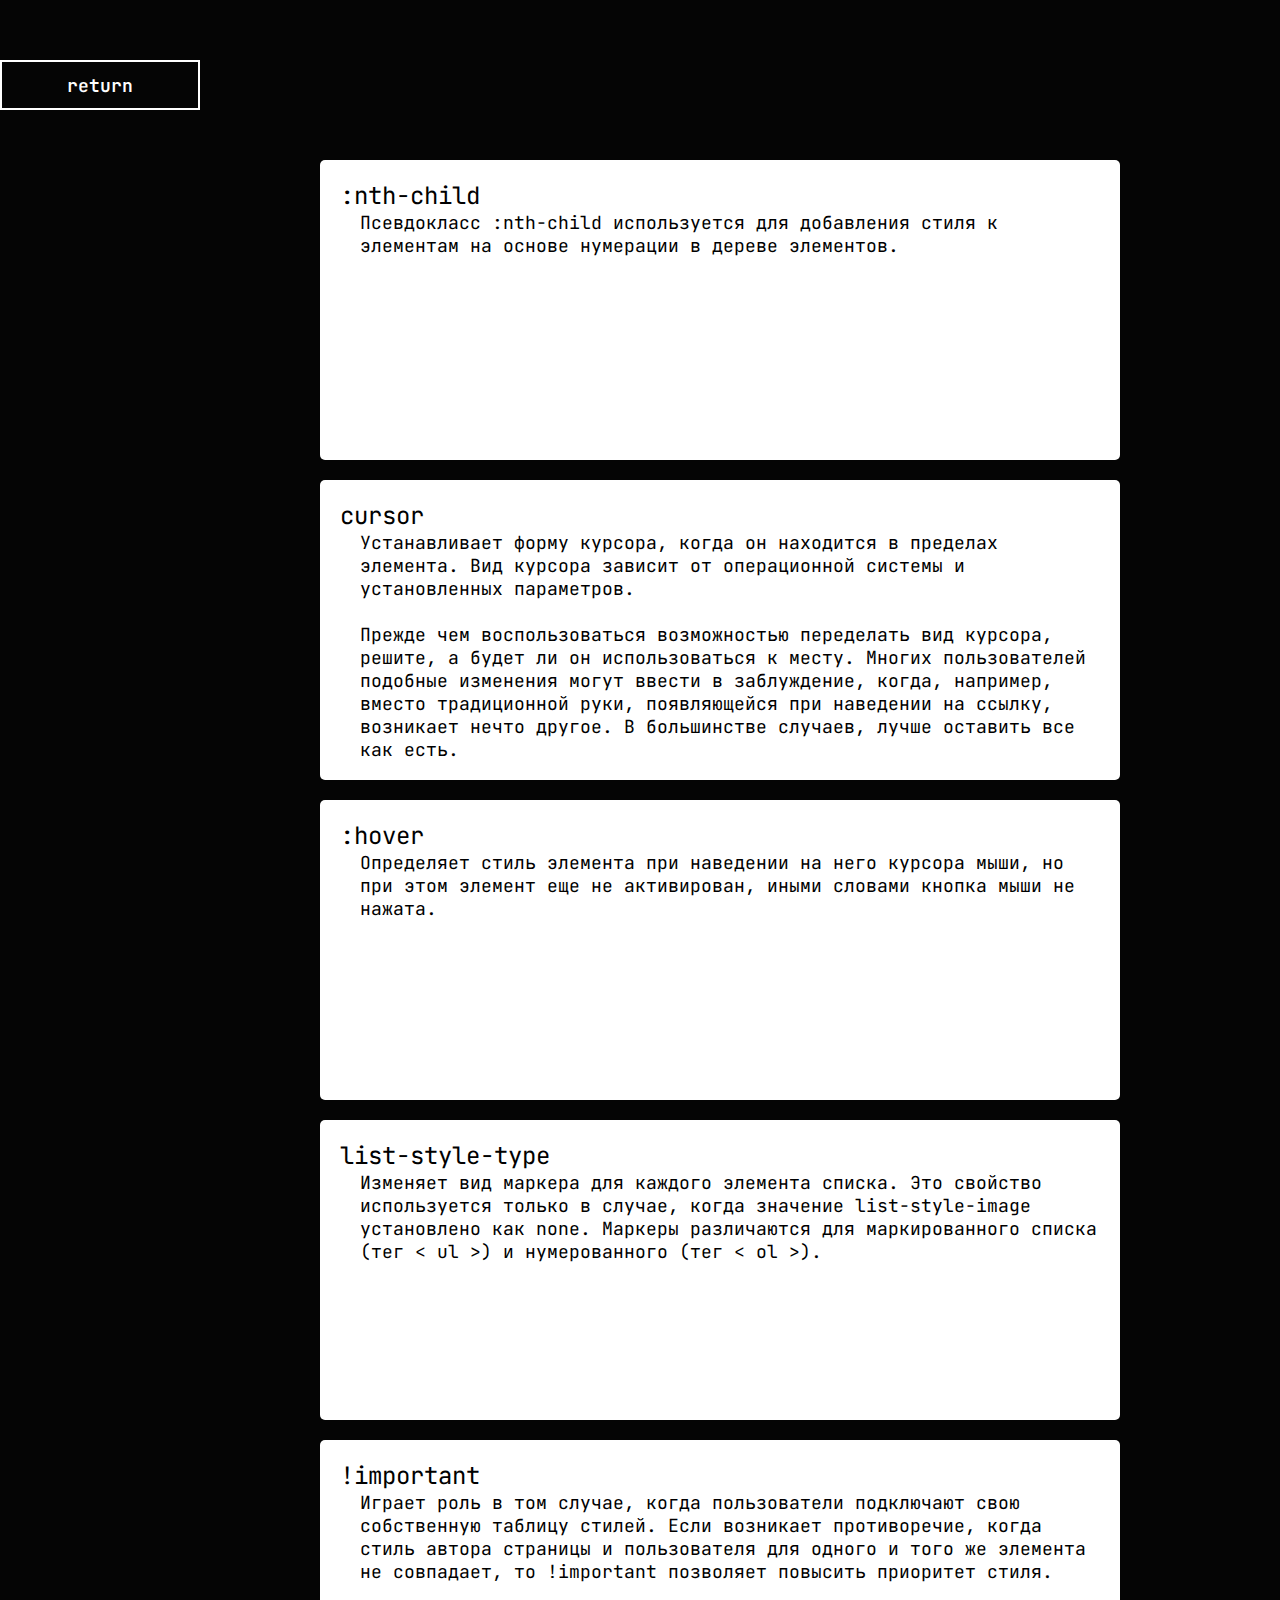
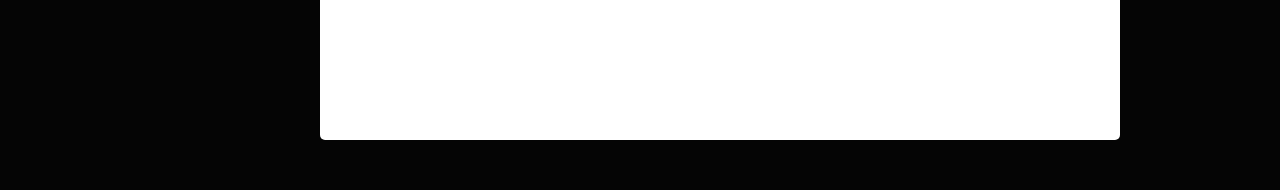
<file: 5style.html>
<!DOCTYPE html>
<html lang="en">
<head>
  <meta charset="UTF-8">
  <title>5style</title>
  <link rel="preconnect" href="https://fonts.googleapis.com">
  <link rel="preconnect" href="https://fonts.gstatic.com" crossorigin>
  <link href="https://fonts.googleapis.com/css2?family=JetBrains+Mono:wght@100;200;300;400;500;600;700;800&display=swap" rel="stylesheet">
  <link rel="stylesheet" href="css/5style.css">
</head>
<body>
  <header class="header">
    <div class="container">
      <!-- Кнопка назад -->
      <a href="index.html">return</a>
      
      <!-- Таблица -->
      <dl>
        <!-- Первый блок -->
        <div class="header__wrapper">
          <dt>:nth-child</dt>
          <dd>Псевдокласс :nth-child используется для добавления стиля к элементам на основе нумерации в дереве элементов.</dd>
        </div>

        <!-- Второй блок -->
        <div class="header__wrapper">
          <dt>cursor</dt>
          <dd>Устанавливает форму курсора, когда он находится в пределах элемента. Вид курсора зависит от операционной системы и установленных параметров.
            <br><br>
            Прежде чем воспользоваться возможностью переделать вид курсора, решите, а будет ли он использоваться к месту. Многих пользователей подобные изменения могут ввести в заблуждение, когда, например, вместо традиционной руки, появляющейся при наведении на ссылку, возникает нечто другое. В большинстве случаев, лучше оставить все как есть.</dd>
        </div>

        <!-- Третьий блок -->
        <div class="header__wrapper">
          <dt>:hover</dt>
          <dd>Определяет стиль элемента при наведении на него курсора мыши, но при этом элемент еще не активирован, иными словами кнопка мыши не нажата.</dd>
        </div>

        <!-- Четвертый блок -->
        <div class="header__wrapper">
          <dt>list-style-type</dt>
          <dd>Изменяет вид маркера для каждого элемента списка. Это свойство используется только в случае, когда значение list-style-image установлено как none. Маркеры различаются для маркированного списка (тег < ul >) и нумерованного (тег < ol >).</dd>
        </div>

        <!-- Пятый блок -->
        <div class="header__wrapper">
          <dt>!important</dt>
          <dd>Играет роль в том случае, когда пользователи подключают свою собственную таблицу стилей. Если возникает противоречие, когда стиль автора страницы и пользователя для одного и того же элемента не совпадает, то !important позволяет повысить приоритет стиля.</dd>
        </div>

      </dl>
    </div>
  </header>
</body>
</html>
</file>
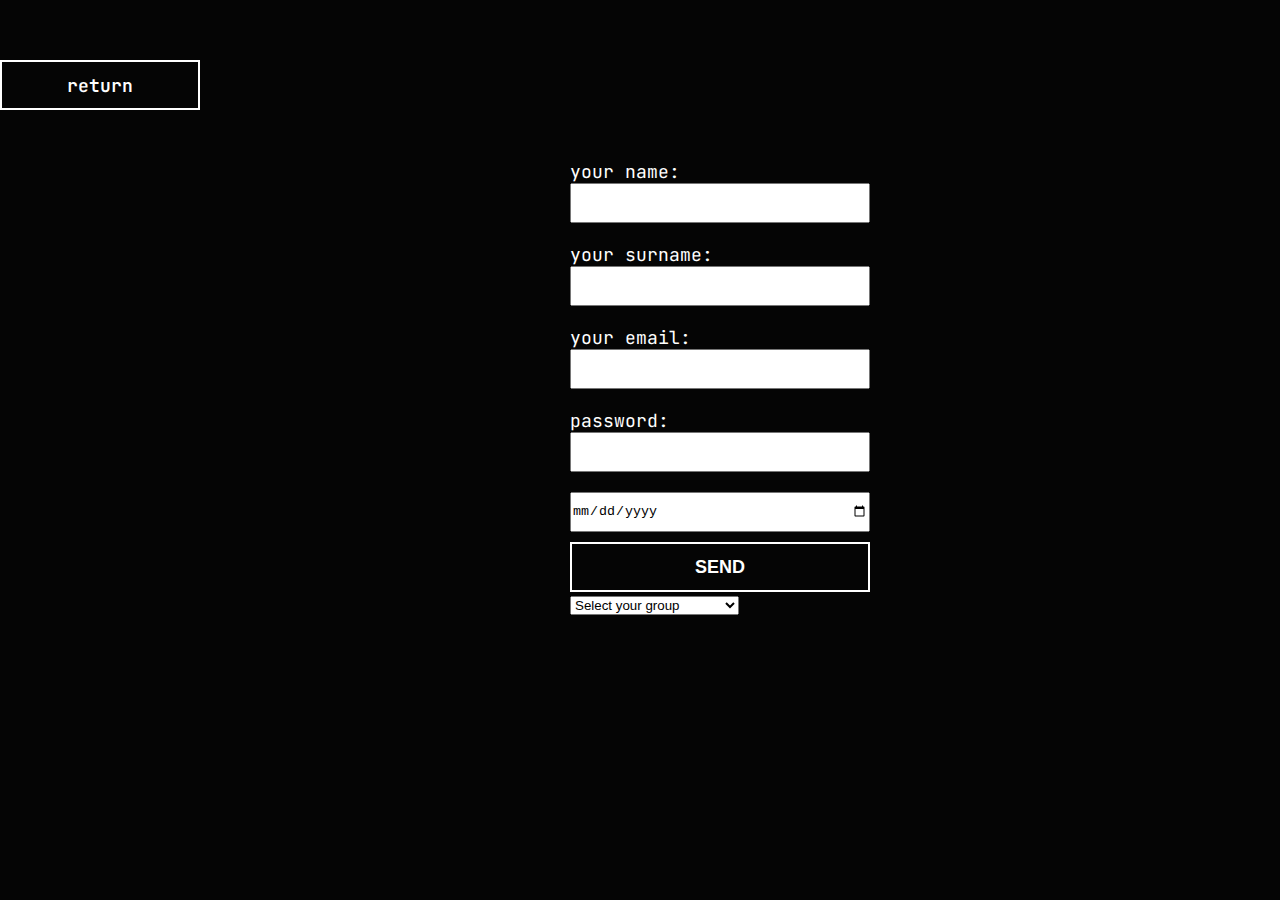
<file: form.html>
<!DOCTYPE html>
<html lang="en">
<head>
  <meta charset="UTF-8">
  <title>form</title>
  <link rel="preconnect" href="https://fonts.googleapis.com">
  <link rel="preconnect" href="https://fonts.gstatic.com" crossorigin>
  <link href="https://fonts.googleapis.com/css2?family=JetBrains+Mono:wght@100;200;300;400;500;600;700;800&display=swap" rel="stylesheet">
  <link rel="stylesheet" href="css/form.css">
</head>
<body>
  <header class="header">
    <div class="container">
      <!-- Кнопка назад -->
      <a href="index.html">return</a>
      
      <div class="header__wrapper">
        <form>
          <!-- input -->
          <div class="form__wrapper">
            <label for="name">your name:</label>
            <input type="text" id="name">
          </div>

          <!-- input -->
          <div class="form__wrapper">
            <label for="surname">your surname:</label>
            <input type="text" id="surname">
          </div>
          
          <!-- input -->
          <div class="form__wrapper">
            <label for="email">your email:</label>
            <input type="email" id="email">
          </div>

          <!-- input -->
          <div class="form__wrapper">
            <label for="password">password:</label>
            <input type="password" id="password">
          </div>

          <input type="date">
          <br>
          <input id="button" type="submit" value="SEND">

          <select name="groups" id="groups">
            <option value="">Select your group</option>
            <option value="F4">F4 Monday Thursday</option>
            <option value="F5">F5 Tuesday Friday</option>
            <option value="F4">F4 Wednesday Saturday</option>
          </select>
        </form>
      </div>
    </div>
  </header>
</body>
</html>
</file>
<file: css/5style.css>
/* Основные стили */
* {
    margin: 0;
    padding: 0;
    box-sizing: border-box;
}
ul, li {
    list-style-type: none;
}
body {
    font-family: 'JetBrains Mono', monospace;
    font-size: 18px;
    background-color: #050505;
}
.container {
    width: 1440px;
    margin: 0 auto;
}

.header {
    padding: 50px 0;
    color: #fff;
}

/* Стили для кнопки "return" */
a {
    display: flex;
    justify-content: center;
    align-items: center;
    color: #fff;
    text-decoration: none;
    margin-top: 10px;
    border: 2px solid #fff;
    background: none;
    width: 200px;
    height: 50px;
    font-size: 18px;
    font-weight: 600;
    transition: .5s all;
    margin-bottom: 50px;
}
a:hover {
    background-color: #fff;
    color: #000;
}

/* Стили таблицы */

dd {
    margin-left: 20px;
}
dt {
    font-size: 24px;
}
.header__wrapper {
    color: #000;
    background-color: #fff;
    width: 800px;
    margin: 0 auto;
    height: 300px;
    padding: 20px;
    margin-top: 20px;
    border-radius: 5px;
}
</file>
<file: css/form.css>
/* Основные стили для сайта */
* {
    margin: 0;
    padding: 0;
    box-sizing: border-box;
}
ul, li {
    list-style-type: none;
}
body {
    font-family: 'JetBrains Mono', monospace;
    font-size: 18px;
}
.container {
    width: 1440px;
    margin: 0 auto;
}

.header {
    padding: 50px 0;
    height: 100vh;
    background-color: #050505;
    color: #fff;
}



/* Стили для кнопки "return" */
a {
    display: flex;
    justify-content: center;
    align-items: center;
    color: #fff;
    text-decoration: none;
    margin-top: 10px;
    border: 2px solid #fff;
    background: none;
    width: 200px;
    height: 50px;
    font-size: 18px;
    font-weight: 600;
    transition: .5s all;
}
a:hover {
    background-color: #fff;
    color: #000;
}



/* Стили для input */
.header__wrapper {
    width: 300px;
    margin: 0 auto;
    margin-top: 50px;
}
label {
    display: block;
}
input {
    width: 300px;
    height: 40px;
    outline: none;
}
.form__wrapper {
    margin-top: 20px;
}
.form__wrapper:nth-child(4) {
    margin-bottom: 20px;
}



/* Стили для кнопки "send" */
#button {
    margin-top: 10px;
    border: 2px solid #fff;
    background: none;
    color: #fff;
    height: 50px;
    font-size: 18px;
    font-weight: 600;
    transition: .5s all;
}
#button:hover {
    background-color: #fff;
    color: #000;
}
</file>
